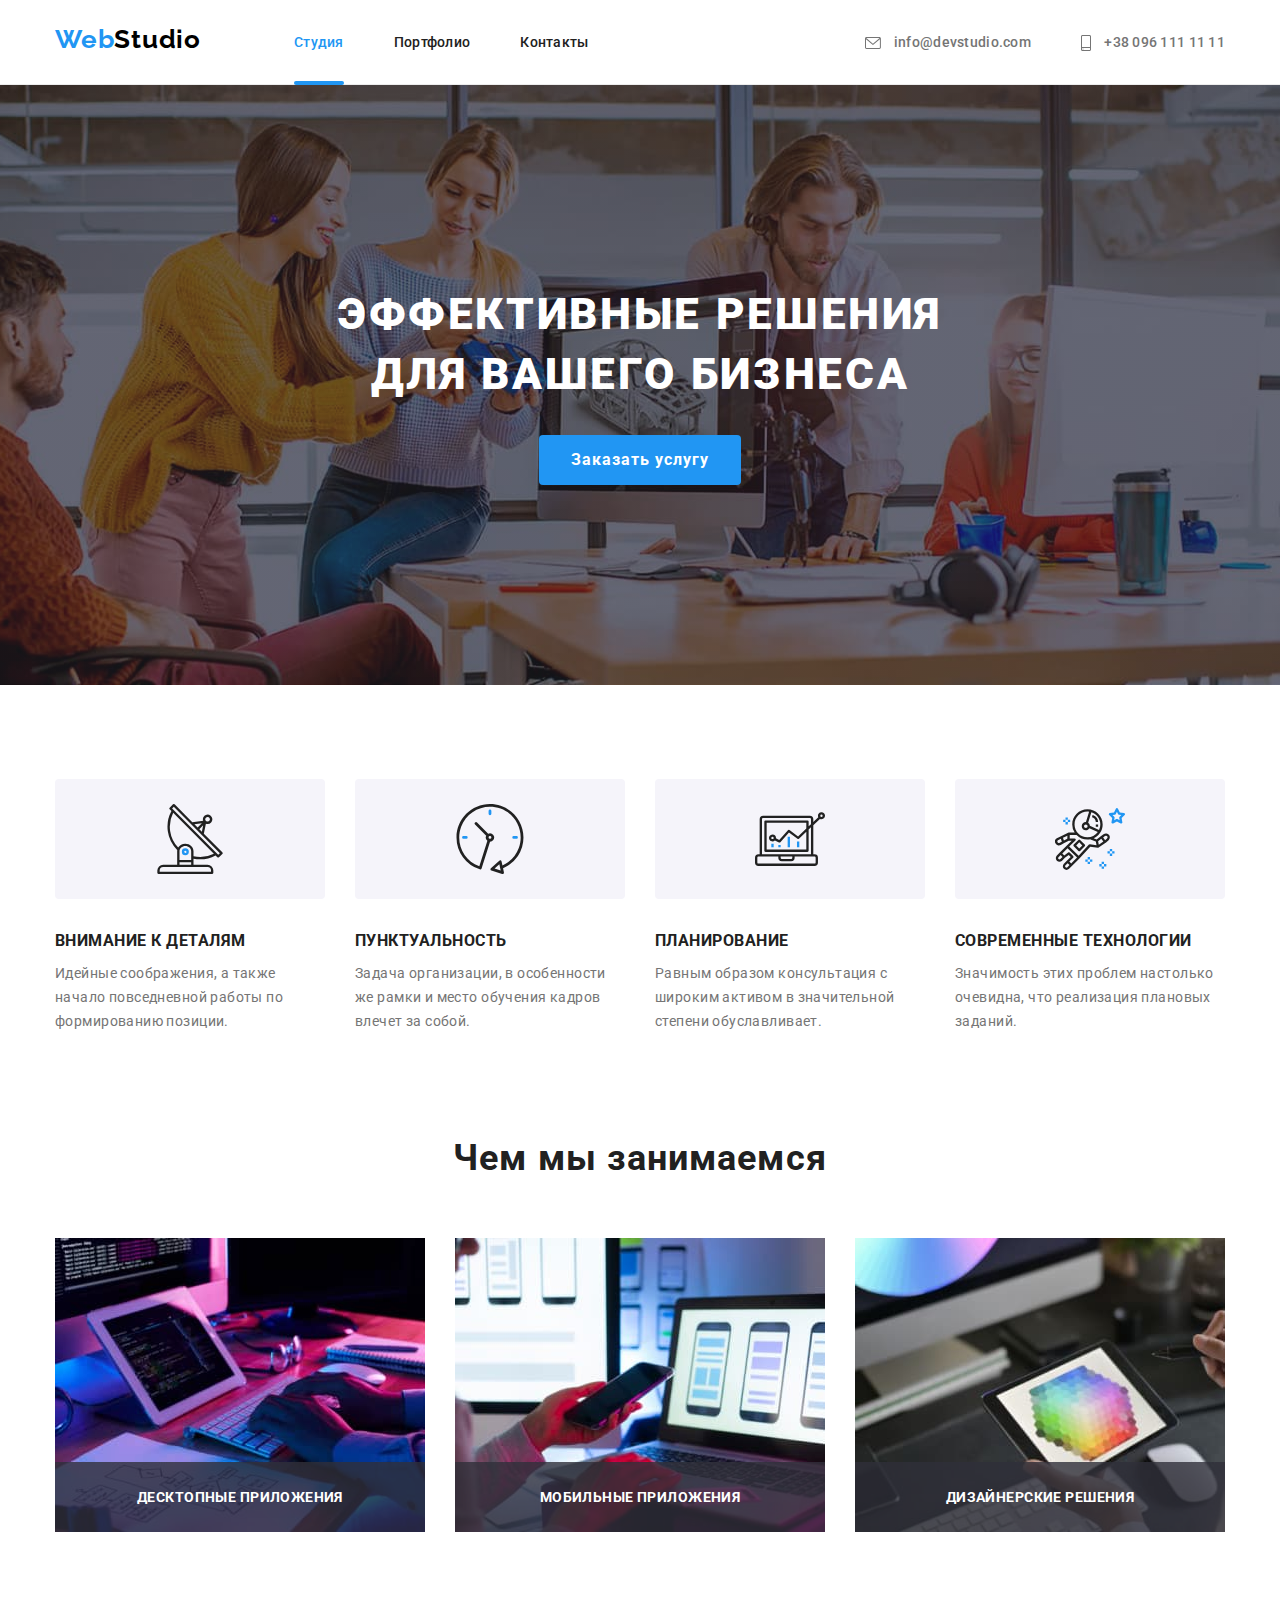
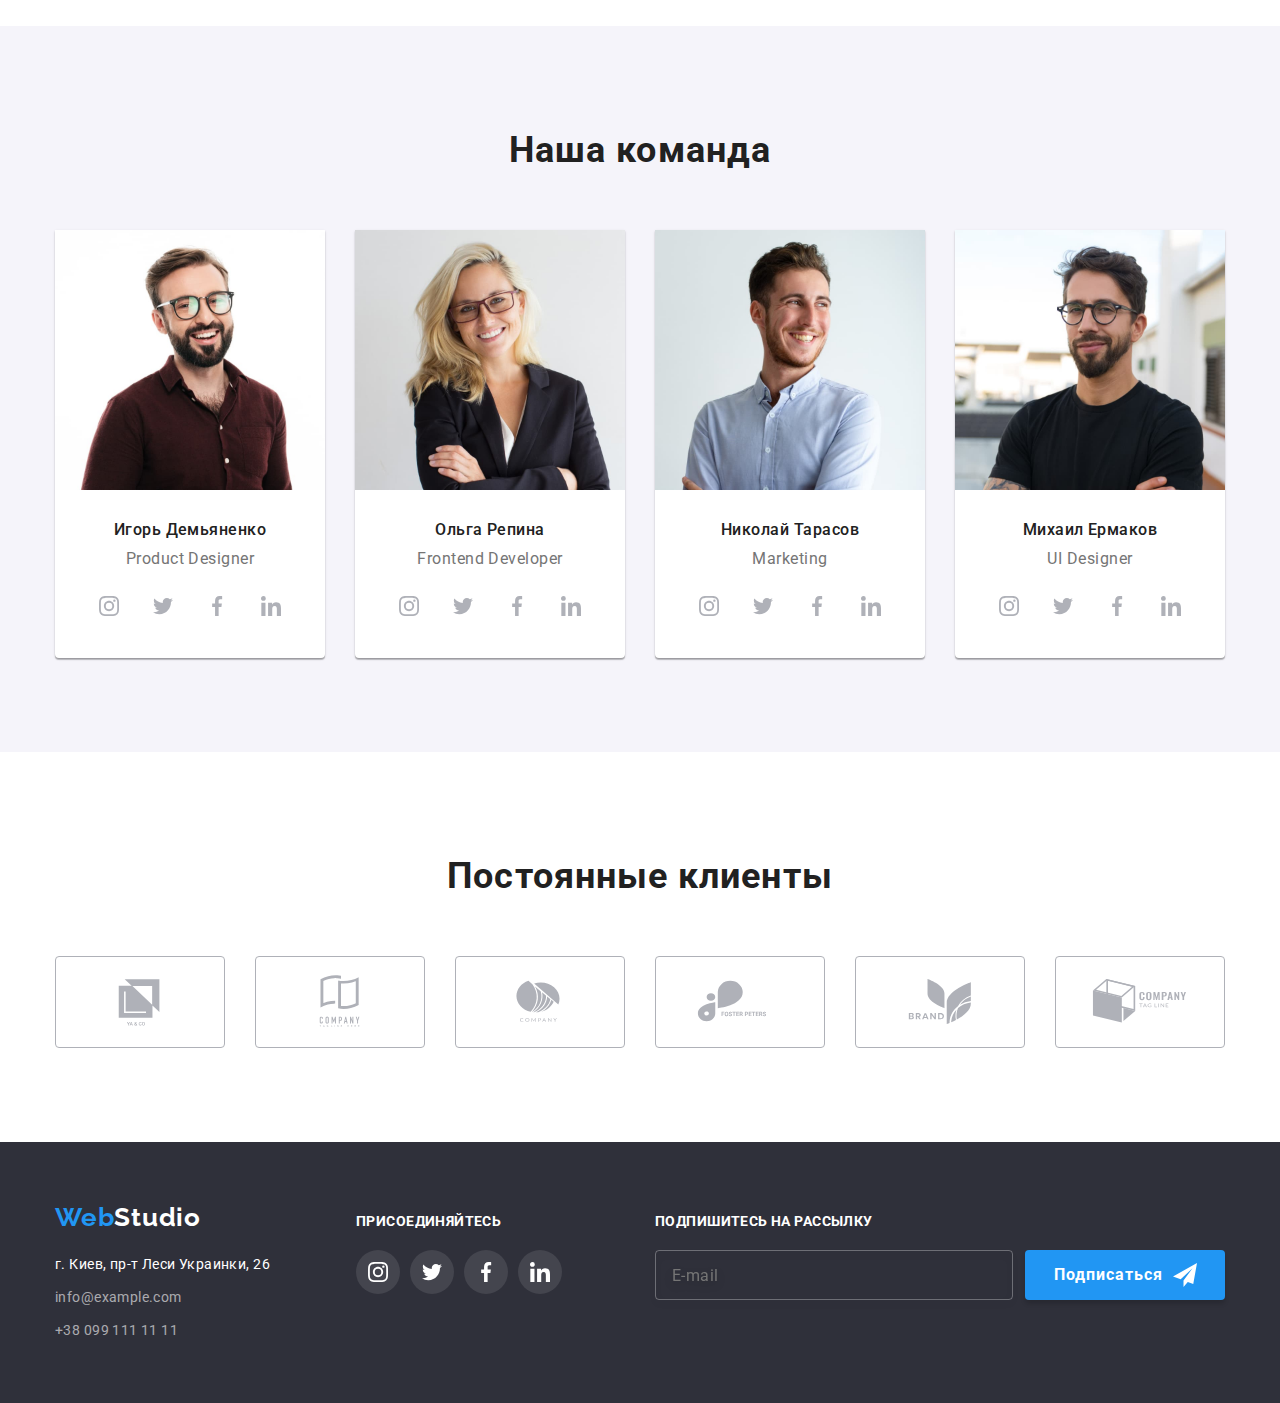
<file: index.html>
<!DOCTYPE html>
<html lang="ru">

<head>
    <meta charset="UTF-8">
    <meta http-equiv="X-UA-Compatible" content="IE=edge">
    <meta name="viewport" content="width=device-width, initial-scale=1.0">
    <title>Document</title>
    <link rel="preconnect" href="https://fonts.googleapis.com">
    <link rel="preconnect" href="https://fonts.gstatic.com" crossorigin>
    <link href="https://fonts.googleapis.com/css2?family=Raleway:wght@700&family=Roboto:wght@400;500;700;900&display=swap"
        rel="stylesheet">
    <link rel="stylesheet" href="https://cdnjs.cloudflare.com/ajax/libs/modern-normalize/1.1.0/modern-normalize.min.css">
    <link rel="stylesheet" href="./css/main.min.css">
</head>

<body>
    <header class="header">
    <div class="container navigation">
        <nav>
            <a href="" class="logo">Web<span class="logopart1">Studio</span>
            </a>
            <ul class="nav">
                <li class="nav__nav-item"><a href="" class="nav__nav-link current">Студия</a></li>
                <li class="nav__nav-item"><a href="./portfolio.html" class="nav__nav-link">Портфолио</a></li>
                <li class="nav__nav-item"><a href="" class="nav__nav-link">Контакты</a></li>
        
            </ul>
        </nav>
        <ul class="header-contacts">
            <li class="header-contacts__item"><a href="mailto:info@devstudio.com"
                    class="header-contacts__link">
                    <svg class="header-icon mail" width="16" height="12">
                        <use href="./images/icons.svg#mail"></use>
                    </svg>
                    info@devstudio.com</a></li>
            <li class="header-contacts__item"><a href="tel:+380961111111" class="header-contacts__link">
                    <svg class="header-icon tel" width="10" height="16">
                        <use href="./images/icons.svg#tel"></use>
                    </svg>
                +38 096 111 11 11</a></li>
        </ul>
    </div>
        

    </header>
    <main>

        <section class="hero linear">
            <div class="container">
            <h1 class="hero-title">Эффективные решения для вашего бизнеса</h1>
            <button type="button" class="btn" data-modal-open>Заказать услугу</button>
            </div>
        </section>


        <section class="section">
            <div class="container">
                <h2 class="visually-hidden">Преимущества работы</h2>
                <ul class="benefits-list list">
                    <li class="benefits-list__item item">
                        <div class="benefits-container">
                        <svg class="benefits-container__icon">
                            <use href="./images/icons.svg#antenna"></use>
                        </svg>
                        </div>
                        <h3 class="benefits-container__title">Внимание к деталям</h3>
                        <p class="benefits-container__paragraph">Идейные соображения, а также начало повседневной работы по формированию позиции.</p>
                    </li>
                    <li class="benefits-list__item item">
                        <div class="benefits-container">
                        <svg class="benefits-container__icon">
                            <use href="./images/icons.svg#clock"></use>
                        </svg>
                        </div>
                        <h3 class="benefits-container__title">Пунктуальность</h3>
                        <p class="benefits-container__paragraph">Задача организации, в особенности же рамки и место обучения кадров влечет за собой.</p>
                    </li>
                    <li class="benefits-list__item item">
                        <div class="benefits-container">
                        <svg class="benefits-container__icon">
                            <use href="./images/icons.svg#diagram"></use>
                        </svg>
                        </div>
                        <h3 class="benefits-container__title">Планирование</h3>
                        <p class="benefits-container__paragraph">Равным образом консультация с широким активом в значительной степени обуславливает.</p>
                    </li>
                    <li class="benefits-list__item item">
                        <div class="benefits-container">
                        <svg class="benefits-container__icon">
                            <use href="./images/icons.svg#astronaut"></use>
                        </svg>
                        </div>
                        <h3 class="benefits-container__title">Современные технологии</h3>
                        <p class="benefits-container__paragraph">Значимость этих проблем настолько очевидна, что реализация плановых заданий.</p>
                    </li>
                </ul>
            </div>
        </section>

        <section class="section work">
            <div class="container">
                <h2 class="work">Чем мы занимаемся</h2>
                <ul class="work-list list">
                    <li class="work-list__item">
                        <div class="work-thumb">
                        <img src="./images/keyboard.jpg" alt="разработка планшетного приложения" width="370" height="294" />
                        <div class="work-element">
                            <h3 class="work-element__title">Десктопные приложения</h3>
                        </div>
                        </div>
                        
                    </li>
                    <li class="work-list__item">
                        <div class="work-thumb">
                        <img src="./images/notebook.jpg" alt="ноутбук" width="370" height="294" />
                        <div class="work-element">
                            <h3 class="work-element__title">Мобильные приложения</h3>
                        </div>
                        </div>
                    </li>
                    <li class="work-list__item">
                        <div class="work-thumb">
                        <img src="./images/art.jpg" alt="работа с палитрой" width="370" height="294" />
                        <div class="work-element">
                        <h3 class="work-element__title">Дизайнерские решения</h3>
                        </div>
                        </div>
                    </li>
                </ul>
            </div>
        </section>

        <section class="team section">
            <div class="container">
                <h2 class="team-title">Наша команда</h2>
                <ul class="team-list list">
                    <li class="team-list__item item">
                        <img src="./images/menone.jpg" alt="первый работник" width="270" height="260">
                        <div class="team-container">
                        <h3 class="team-container__name">Игорь Демьяненко</h3>
                        <p lang="en" class="team-container__profession">Product Designer</p>
                        <ul class="soc-team team-list">
                            <li class="soc-team__item">
                                <a href="" class="soc-team__link">
                                <svg class="soc-team__icon" width="20" height="20">
                                    <use href="./images/icons.svg#instagram"></use>
                                </svg>
                                </a>
                            </li>
                            <li class="soc-team__item">
                                <a href="" class="soc-team__link">
                                <svg class="soc-team__icon" width="20" height="20">
                                    <use href="./images/icons.svg#twitter"></use>
                                </svg>
                                </a>
                            </li>
                            <li class="soc-team__item">
                                <a href="" class="soc-team__link">
                                <svg class="soc-team__icon" width="20" height="20">
                                    <use href="./images/icons.svg#facebook"></use>
                                </svg>
                                </a>
                            </li>
                            <li class="soc-team__item">
                                <a href="" class="soc-team__link">
                                <svg class="soc-team__icon" width="20" height="20">
                                    <use href="./images/icons.svg#linkedin"></use>
                                </svg>
                                </a>
                            </li>
                        </ul>
                        </div>
                    </li>
                    <li class="team-list__item item">
                        <img src="./images/women.jpg" alt="второй работник" width="270" height="260">
                        <div class="team-container">
                        <h3 class="team-container__name">Ольга Репина</h3>
                        <p lang="en" class="team-container__profession">Frontend Developer</p>
                        <ul class="soc-team team-list">
                            <li class="soc-team__item">
                                <a href="" class="soc-team__link">
                                    <svg class="soc-team__icon" width="20" height="20">
                                        <use href="./images/icons.svg#instagram"></use>
                                    </svg>
                                </a>
                            </li>
                            <li class="soc-team__item">
                                <a href="" class="soc-team__link">
                                    <svg class="soc-team__icon" width="20" height="20">
                                        <use href="./images/icons.svg#twitter"></use>
                                    </svg>
                                </a>
                            </li>
                            <li class="soc-team__item">
                                <a href="" class="soc-team__link">
                                    <svg class="soc-team__icon" width="20" height="20">
                                        <use href="./images/icons.svg#facebook"></use>
                                    </svg>
                                </a>
                            </li>
                            <li class="soc-team__item">
                                <a href="" class="soc-team__link">
                                    <svg class="soc-team__icon" width="20" height="20">
                                        <use href="./images/icons.svg#linkedin"></use>
                                    </svg>
                                </a>
                            </li>
                        </ul>
                        </div>
                    </li>
                    <li class="team-list__item item">
                        <img src="./images/mentwo.jpg" alt="третий работник" width="270" height="260">
                        <div class="team-container">
                        <h3 class="team-container__name">Николай Тарасов</h3>
                        <p lang="en" class="team-container__profession">Marketing</p>
                        <ul class="soc-team team-list">
                            <li class="soc-team__item">
                                <a href="" class="soc-team__link">
                                    <svg class="soc-team__icon" width="20" height="20">
                                        <use href="./images/icons.svg#instagram"></use>
                                    </svg>
                                </a>
                            </li>
                            <li class="soc-team__item">
                                <a href="" class="soc-team__link">
                                    <svg class="soc-team__icon" width="20" height="20">
                                        <use href="./images/icons.svg#twitter"></use>
                                    </svg>
                                </a>
                            </li>
                            <li class="soc-team__item">
                                <a href="" class="soc-team__link">
                                    <svg class="soc-team__icon" width="20" height="20">
                                        <use href="./images/icons.svg#facebook"></use>
                                    </svg>
                                </a>
                            </li>
                            <li class="soc-team__item">
                                <a href="" class="soc-team__link">
                                    <svg class="soc-team__icon" width="20" height="20">
                                        <use href="./images/icons.svg#linkedin"></use>
                                    </svg>
                                </a>
                            </li>
                        </ul>
                        </div>
                    </li>
                    <li class="team-list__item item">
                        <img src="./images/menthree.jpg" alt="четвертый работник" width="270" height="260">
                        <div class="team-container">
                        <h3 class="team-container__name">Михаил Ермаков</h3>
                        <p lang="en" class="team-container__profession">UI Designer</p>
                        <ul class="soc-team team-list">
                            <li class="soc-team__item">
                                <a href="" class="soc-team__link">
                                    <svg class="soc-team__icon" width="20" height="20">
                                        <use href="./images/icons.svg#instagram"></use>
                                    </svg>
                                </a>
                            </li>
                            <li class="soc-team__item">
                                <a href="" class="soc-team__link">
                                    <svg class="soc-team__icon" width="20" height="20">
                                        <use href="./images/icons.svg#twitter"></use>
                                    </svg>
                                </a>
                            </li>
                            <li class="soc-team__item">
                                <a href="" class="soc-team__link">
                                    <svg class="soc-team__icon" width="20" height="20">
                                        <use href="./images/icons.svg#facebook"></use>
                                    </svg>
                                </a>
                            </li>
                            <li class="soc-team__item">
                                <a href="" class="soc-team__link">
                                    <svg class="soc-team__icon" width="20" height="20">
                                        <use href="./images/icons.svg#linkedin"></use>
                                    </svg>
                                </a>
                            </li>
                        </ul>
                        </div>
                    </li>
                </ul>
            </div>
        </section>
        <section class="clients section">
            <div class="clients container">
                <h2 class="clients__title">Постоянные клиенты</h2>
                <ul class="clients__list">
                    <li class="clients-item">
                        <div class="clients-container">
                        <a href="" class="clients-container__link">
                            <svg class="clients-icon" width="106" height="60">
                                <use href="./images/icons.svg#logo"></use>
                            </svg>
                        </a>
                        </div>
                    </li>
                    <li class="clients-item">
                        <div class="clients-container">
                            <a href="" class="clients-container__link">
                                <svg class="clients-icon" width="106" height="60">
                                    <use href="./images/icons.svg#logo-1"></use>
                                </svg>
                            </a>
                        </div>
                    </li>
                    <li class="clients-item">
                        <div class="clients-container">
                            <a href="" class="clients-container__link">
                                <svg class="clients-icon" width="106" height="60">
                                    <use href="./images/icons.svg#logo-2"></use>
                                </svg>
                            </a>
                        </div>
                    </li>
                    <li class="clients-item">
                        <div class="clients-container">
                            <a href="" class="clients-container__link">
                                <svg class="clients-icon" width="106" height="60">
                                    <use href="./images/icons.svg#logo-3"></use>
                                </svg>
                            </a>
                        </div>
                    </li>
                    <li class="clients-item">
                        <div class="clients-container">
                            <a href="" class="clients-container__link">
                                <svg class="clients-icon" width="106" height="60">
                                    <use href="./images/icons.svg#logo-4"></use>
                                </svg>
                            </a>
                        </div>
                    </li>
                    <li class="clients-item">
                        <div class="clients-container">
                            <a href="" class="clients-container__link">
                                <svg class="clients-icon" width="106" height="60">
                                    <use href="./images/icons.svg#logo-5"></use>
                                </svg>
                            </a>
                        </div>
                    </li>
                </ul>
            </div>
        </section>
    </main>

    <footer class="footer">
        <div class="container footer-central">
            <div class="contacts">
            <a href="" class="contacts__logo">Web<span class="logopart2">Studio</span>
            </a>
            <address>
                <p class="contacts__street">г. Киев, пр-т Леси Украинки, 26</p>
                <ul class="contacts__list">
                    <li class="contacts__item mail"><a href="mailto:info@example.com"
                            class="contacts__link">info@example.com</a></li>
                    <li class="contacts__item"><a href="tel:+380991111111" class="contacts__link">+38 099 111 11 11</a>
                    </li>
                </ul>
            </address>
            </div>
        <div class="footer-icon container">
            <p class="footer-icon__title">Присоединяйтесь</p>
            <ul class="footer-icon__list">
                <li class="footer-icon__item">
                    <a href="" class="footer-icon__link">
                        <svg class="footer-icon" width="20" height="20">
                            <use href="./images/icons.svg#instagram"></use>
                        </svg>
                    </a>
                </li>
                <li class="footer-icon__item">
                    <a href="" class="footer-icon__link">
                        <svg class="footer-icon" width="20" height="20">
                            <use href="./images/icons.svg#twitter"></use>
                        </svg>
                    </a>
                </li>
                <li class="footer-icon__item">
                    <a href="" class="footer-icon__link">
                        <svg class="footer-icon" width="20" height="20">
                            <use href="./images/icons.svg#facebook"></use>
                        </svg>
                    </a>
                </li>
                <li class="footer-icon__item">
                    <a href="" class="footer-icon__link">
                        <svg class="footer-icon" width="20" height="20">
                            <use href="./images/icons.svg#linkedin"></use>
                        </svg>
                    </a>
                </li>
            </ul>
        </div>
        <div class="container online">
            <p class="online__title">Подпишитесь на рассылку</p>
            <form class="online-form">
                <label for="online-email" class="modal-lable"></label>
                <input type="email" name="online-email" id="online-email" class="online-input" placeholder="E-mail">
                <button type="submit" class="online-btn">
                    <svg class="online-icon" width="24" height="24">
                        <use href="./images/icons.svg#fly"></use>
                    </svg>
                    Подписаться</button>
            </form>
        </div>    
        </div>
    </footer>
    <div class="backdrop is-hidden" data-modal>
    <!-- <div class="backdrop" data-modal> --> 
        <div class="modal">
            <button type="button" class="modal-close-btn" data-modal-close>
                <svg class="close-btn" width="30" height="30">
                    <use href="./images/icons.svg#close"></use>
                </svg>
            </button>
            <p class="modal-title">Оставьте свои данные, мы вам перезвоним</p>
            <form class="modal-form">
                <div class="form-field">
                <label for="user-name" class="modal-lable">Имя</label>
                <div class="modal-input-wrap">
                <input 
                    type="text" 
                    name="user-name" 
                    class="modal-input" 
                    id="user-name">
                <svg class="modal-icon" width="18" height="18">
                    <use href="./images/icons.svg#modal-person"></use>
                </svg>
                </div>
                </div>
                <div class="form-field">
                <label for="user-tel" class="modal-lable">Телефон</label>
                <div class="modal-input-wrap">
                <input 
                    type="tel" 
                    name="user-tel" 
                    class="modal-input" 
                    id="user-tel">
                <svg class="modal-icon" width="18" height="18">
                    <use href="./images/icons.svg#modal-phone"></use>
                </svg>
                </div>
                </div>
                <div class="form-field">
                <label for="user-email" class="modal-lable">Почта</label>
                <div class="modal-input-wrap">
                <input 
                    type="email" 
                    name="user-email" 
                    class="modal-input"
                    id="user-email">
                <svg class="modal-icon" width="18" height="18">
                    <use href="./images/icons.svg#modal-email"></use>
                </svg>
                </div>
                </div>
                <div class="form-field-textarea">  
                <label for="user-text" class="modal-lable">Комментарий</label>    
                <textarea name="user-text" id="user-text" cols="30" rows="10" class="modal-text" placeholder="Введите текст"></textarea>
                </div>
                <div class="form-field-check">
                    <input type="checkbox" name="modal-check" id="modal-check" class="modal-check visually-hidden">
                    <label for="modal-check" class="modal-check-text">
                        <span>
                            <svg class="modal-check-icon" width="16" height="15">
                                <use href="./images/icons.svg#check"></use>
                            </svg>
                        </span>
                        Соглашаюсь с рассылкой и принимаю<a href="" class="contract">Условия договора</a></label>
                </div>
                <button type="submit" class="modal-btn">Отправить</button>
            </form>
        </div>
    </div>
    <script src="./js/modal.js"></script>
</body>

</html>
</file>
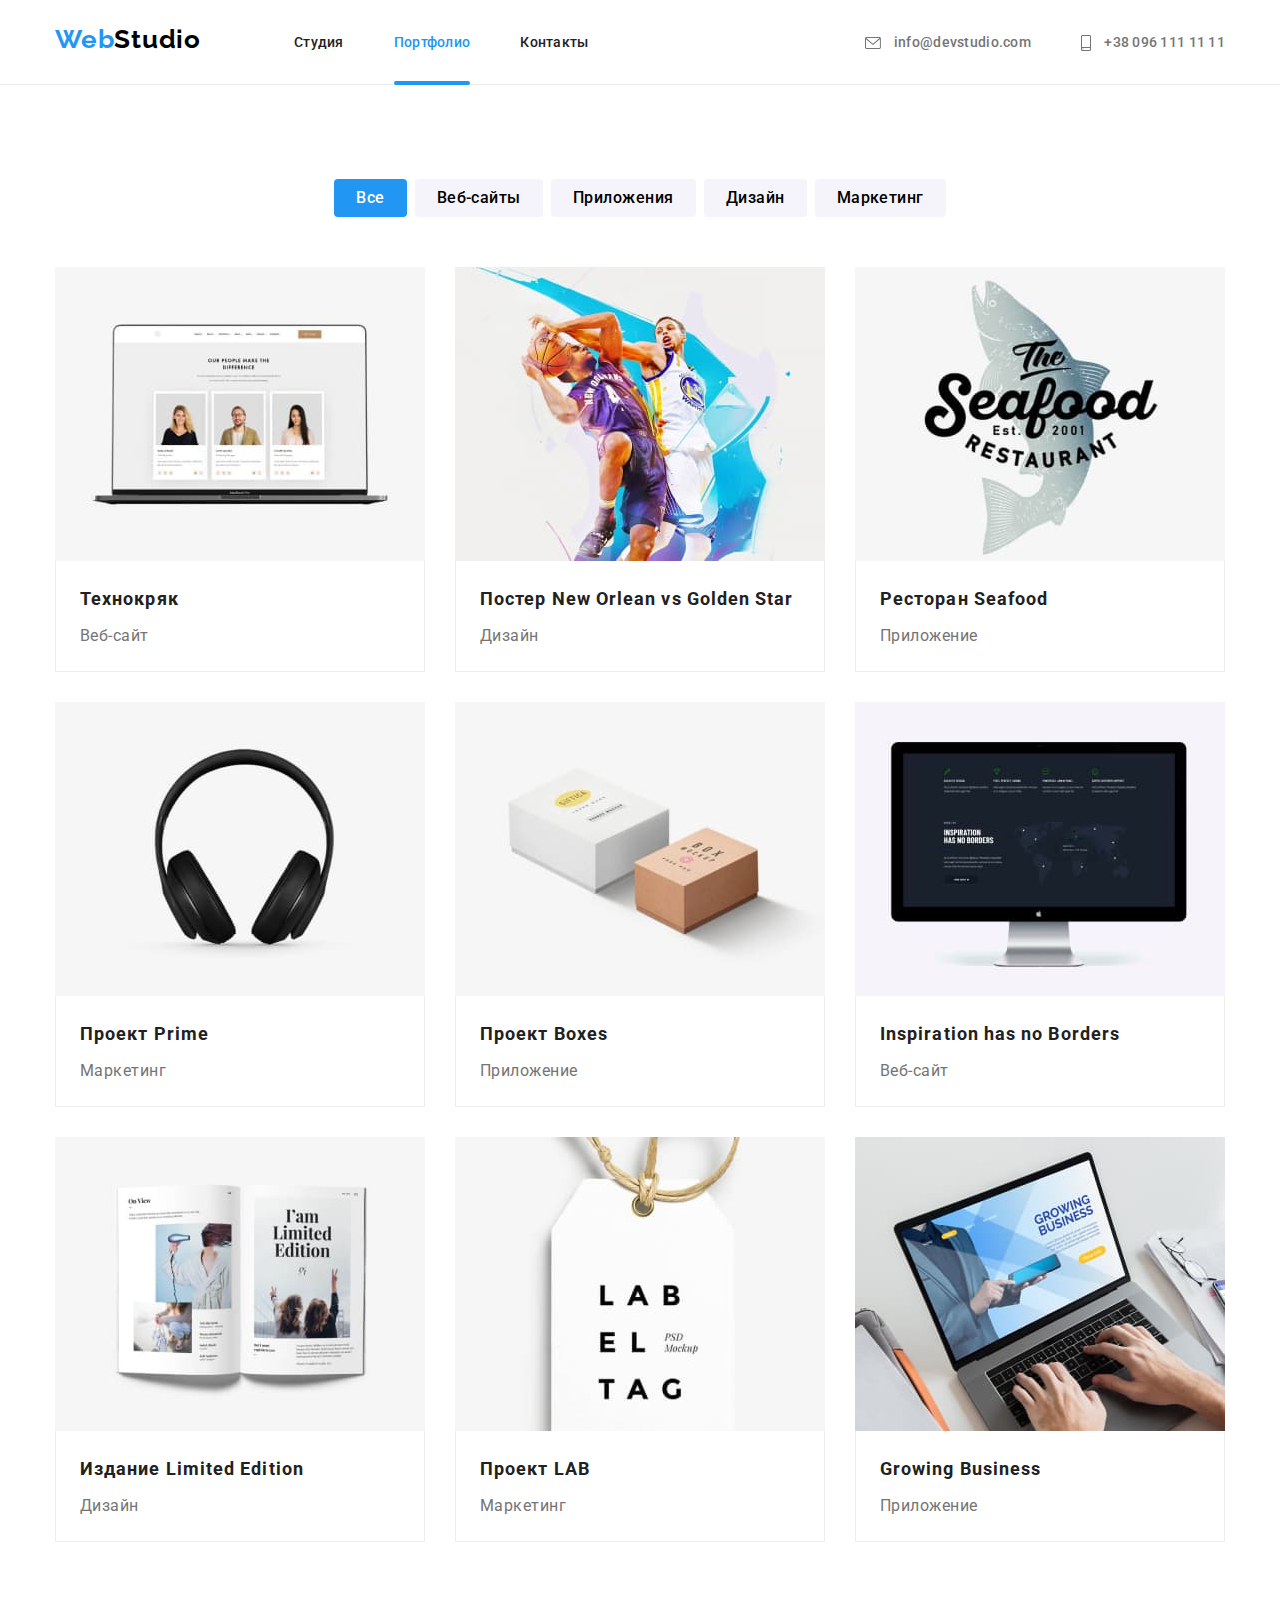
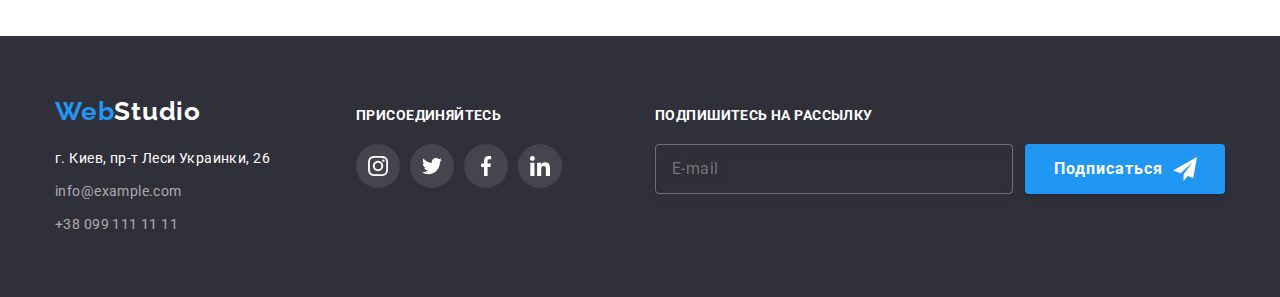
<file: portfolio.html>
<!DOCTYPE html>
<html lang="ru">

<head>
    <meta charset="UTF-8">
    <meta http-equiv="X-UA-Compatible" content="IE=edge">
    <meta name="viewport" content="width=device-width, initial-scale=1.0">
    <title>Document</title>
    <link rel="preconnect" href="https://fonts.googleapis.com">
    <link rel="preconnect" href="https://fonts.gstatic.com" crossorigin>
    <link href="https://fonts.googleapis.com/css2?family=Raleway:wght@700&family=Roboto:wght@400;500;700;900&display=swap"
        rel="stylesheet">
    <link rel="stylesheet" href="https://cdnjs.cloudflare.com/ajax/libs/modern-normalize/1.1.0/modern-normalize.min.css">
    <link rel="stylesheet" href="./css/main.min.css">
</head>

<body>
    <header class="header">
        <div class="container navigation">
            <nav>
                <a href="" class="logo">Web<span class="logopart1">Studio</span>
                </a>
                <ul class="nav">
                    <li class="nav__nav-item"><a href="./index.html" class="nav__nav-link">Студия</a></li>
                    <li class="nav__nav-item"><a href="./portfolio.html" class="nav__nav-link current">Портфолио</a></li>
                    <li class="nav__nav-item"><a href="" class="nav__nav-link">Контакты</a></li>
                </ul>
            </nav>
            <ul class="header-contacts">
                <li class="header-contacts__item"><a href="mailto:info@devstudio.com"
                        class="header-contacts__link">
                        <svg class="header-icon mail" width="16" height="12">
                            <use href="./images/icons.svg#mail"></use>
                        </svg>
                        info@devstudio.com</a></li>
                <li class="header-contacts__item"><a href="tel:+380961111111" class="header-contacts__link">
                    <svg class="header-icon tel" width="10" height="16">
                        <use href="./images/icons.svg#tel"></use>
                    </svg>
                    +38 096 111 11 11</a></li>
            </ul>
        </div>

    </header>
    <main>
        
        <section class="portfolio">
            <div class="container">
                <h1 class="visually-hidden">Наши работы</h1>
                <ul class="portfolio-filter">
                    <li class="portfolio-filter__item"><button type="button" class="portfolio-filter__link current">Все</button></li>
                    <li class="portfolio-filter__item"><button type="button" class="portfolio-filter__link">Веб-сайты</button></li>
                    <li class="portfolio-filter__item"><button type="button" class="portfolio-filter__link">Приложения</button></li>
                    <li class="portfolio-filter__item"><button type="button" class="portfolio-filter__link">Дизайн</button></li>
                    <li class="portfolio-filter__item"><button type="button" class="portfolio-filter__link">Маркетинг</button></li>
                </ul>
                <ul class="portfolio-list">
                    <li class="portfolio-list__element">
                        <a href="" class="portfolio-list__link">
                            <div class="portfolio-thumb">
                              <img src="./images/img-1.jpg" alt="Изображение сайта на мониторе" width="370" height="294">
                              <p class="portfolio-text">Технокряк это современная площадка распространения коронавируса. Компании используют эту платформу для цифрового
                            шпионажа и атак на защищённые сервера конкурентов.</p>
                            </div>
                        <div class="portfolio-container">
                        <h2 class="portfolio-title">Технокряк</h2>
                        <p class="portfolio-item">Веб-сайт</p>
                        </div>
                        </a>
                    </li>
                    <li class="portfolio-list__element">
                        <a href="" class="portfolio-list__link">
                            <div class="portfolio-thumb">
                            <img src="./images/img-2.jpg" alt="Два баскетболиста" width="370" height="294">
                            <p class="portfolio-text">Технокряк это современная площадка распространения коронавируса. Компании используют эту
                            платформу для цифрового
                            шпионажа и атак на защищённые сервера конкурентов.</p>
                            </div>
                        <div class="portfolio-container">
                        <h2 class="portfolio-title">Постер <span lang="en">New Orlean vs Golden Star</span></h2>
                        <p class="portfolio-item">Дизайн</p>
                        </div>
                        </a>
                    </li>
                    <li class="portfolio-list__element">
                        <a href="" class="portfolio-list__link">
                            <div class="portfolio-thumb">
                            <img src="./images/img-3.jpg" alt="Логотип ресторана" width="370" height="294">
                            <p class="portfolio-text">Технокряк это современная площадка распространения коронавируса. Компании используют эту
                                платформу для цифрового
                                шпионажа и атак на защищённые сервера конкурентов.</p>
                            </div>
                        <div class="portfolio-container">
                        <h2 class="portfolio-title">Ресторан <span lang="en">Seafood</span></h2>
                        <p class="portfolio-item">Приложение</p>
                        </div>
                        </a>
                    </li>
                    <li class="portfolio-list__element">
                        <a href="" class="portfolio-list__link">
                            <div class="portfolio-thumb">
                            <img src="./images/img-4.jpg" alt="Наушники" width="370" height="294">
                            <p class="portfolio-text">Технокряк это современная площадка распространения коронавируса. Компании используют эту
                                платформу для цифрового
                                шпионажа и атак на защищённые сервера конкурентов.</p>
                            </div>
                        <div class="portfolio-container">
                        <h2 class="portfolio-title">Проект <span lang="en">Prime</span></h2>
                        <p class="portfolio-item">Маркетинг</p>
                        </div>
                        </a>
                    </li>
                    <li class="portfolio-list__element">
                        <a href="" class="portfolio-list__link">
                            <div class="portfolio-thumb">
                            <img src="./images/img-5.jpg" alt="Две коробки из картона" width="370" height="294">
                            <p class="portfolio-text">Технокряк это современная площадка распространения коронавируса. Компании используют эту
                                платформу для цифрового
                                шпионажа и атак на защищённые сервера конкурентов.</p>
                            </div>
                        <div class="portfolio-container">
                        <h2 class="portfolio-title">Проект <span lang="en">Boxes</span></h2>
                        <p class="portfolio-item">Приложение</p>
                        </div>
                        </a>
                    </li>
                    <li class="portfolio-list__element">
                        <a href="" class="portfolio-list__link">
                            <div class="portfolio-thumb">
                            <img src="./images/img-6.jpg" alt="Монитор компьютера" width="370" height="294">
                            <p class="portfolio-text">Технокряк это современная площадка распространения коронавируса. Компании используют эту
                                платформу для цифрового
                                шпионажа и атак на защищённые сервера конкурентов.</p>
                            </div>
                        <div class="portfolio-container">
                        <h2 lang="en" class="portfolio-title">Inspiration has no Borders</h2>
                        <p class="portfolio-item">Веб-сайт</p>
                        </div>
                        </a>
                    </li>
                    <li class="portfolio-list__element">
                        <a href="" class="portfolio-list__link">
                            <div class="portfolio-thumb">
                            <img src="./images/img-7.jpg" alt="Раскрытая книга" width="370" height="294">
                            <p class="portfolio-text">Технокряк это современная площадка распространения коронавируса. Компании используют эту
                                платформу для цифрового
                                шпионажа и атак на защищённые сервера конкурентов.</p>
                            </div>
                        <div class="portfolio-container">
                        <h2 class="portfolio-title">Издание <span lang="en">Limited Edition</span></h2>
                        <p class="portfolio-item">Дизайн</p>
                        </div>
                        </a>
                    </li>
                    <li class="portfolio-list__element">
                        <a href="" class="portfolio-list__link">
                            <div class="portfolio-thumb">
                            <img src="./images/img-8.jpg" alt="Ярлык для одежды" width="370" height="294">
                            <p class="portfolio-text">Технокряк это современная площадка распространения коронавируса. Компании используют эту
                                платформу для цифрового
                                шпионажа и атак на защищённые сервера конкурентов.</p>
                            </div>
                        <div class="portfolio-container">
                        <h2 class="portfolio-title">Проект <span lang="en">LAB</span></h2>
                        <p class="portfolio-item">Маркетинг</p>
                        </div>
                        </a>
                    </li>
                    <li class="portfolio-list__element">
                        <a href="" class="portfolio-list__link">
                            <div class="portfolio-thumb">
                            <img src="./images/img-9.jpg" alt="Создание приложения на ноутбуке" width="370" height="294">
                            <p class="portfolio-text">Технокряк это современная площадка распространения коронавируса. Компании используют эту
                                платформу для цифрового
                                шпионажа и атак на защищённые сервера конкурентов.</p>
                            </div>
                        <div class="portfolio-container">
                        <h2 lang="en" class="portfolio-title">Growing Business</h2>
                        <p class="portfolio-item">Приложение</p>
                        </div>
                        </a>
                    </li>
                </ul>
            </div>
        </section>
    </main>

    <footer class="footer">
        <div class="container footer-central">
            <div class="contacts">
                <a href="" class="contacts__logo">Web<span class="logopart2">Studio</span>
                </a>
                <address>
                    <p class="contacts__street">г. Киев, пр-т Леси Украинки, 26</p>
                    <ul class="contacts__list">
                        <li class="contacts__item mail"><a href="mailto:info@example.com"
                                class="contacts__link">info@example.com</a></li>
                        <li class="contacts__item"><a href="tel:+380991111111" class="contacts__link">+38 099
                                111 11 11</a>
                        </li>
                    </ul>
                </address>
            </div>
            <div class="footer-icon container">
                <p class="footer-icon__title">Присоединяйтесь</p>
                <ul class="footer-icon__list">
                    <li class="footer-icon__item">
                        <a href="" class="footer-icon__link">
                            <svg class="footer-icon" width="20" height="20">
                                <use href="./images/icons.svg#instagram"></use>
                            </svg>
                        </a>
                    </li>
                    <li class="footer-icon__item">
                        <a href="" class="footer-icon__link">
                            <svg class="footer-icon" width="20" height="20">
                                <use href="./images/icons.svg#twitter"></use>
                            </svg>
                        </a>
                    </li>
                    <li class="footer-icon__item">
                        <a href="" class="footer-icon__link">
                            <svg class="footer-icon" width="20" height="20">
                                <use href="./images/icons.svg#facebook"></use>
                            </svg>
                        </a>
                    </li>
                    <li class="footer-icon__item">
                        <a href="" class="footer-icon__link">
                            <svg class="footer-icon" width="20" height="20">
                                <use href="./images/icons.svg#linkedin"></use>
                            </svg>
                        </a>
                    </li>
                </ul>
            </div>
            <div class="container online">
                <p class="online__title">Подпишитесь на рассылку</p>
                <form class="online-form">
                    <label for="online-email" class="modal-lable"></label>
                    <input type="email" name="online-email" class="online-input" placeholder="E-mail">
                    <button type="submit" class="online-btn">
                        <svg class="online-icon" width="24" height="24">
                            <use href="./images/icons.svg#fly"></use>
                        </svg>
                        Подписаться</button>
                </form>
            </div>
        </div>
    </footer>
</body>

</html>
</file>
<file: css/main.min.css>
:root{--primary-text-color: #212121;--paragraph-text-color: #757575;--title-text-color: #212121;--accent-color: #2196f3;--primary-light-color: #ffffff;--adress-text-color: rgba(255, 255, 255, 0.6);--logo-part1-color: #000000;--bgc-team-color: #f5f4fa;--icon-color: #afb1b8;--duration: 250ms;--timing: cubic-bezier(0.4, 0, 0.2, 1)}.container{width:1200px;padding-right:15px;padding-left:15px;margin-right:auto;margin-left:auto}.btn{background-color:var(--accent-color);color:var(--primary-light-color);font-family:Roboto, sans-serif;font-weight:700;font-size:16px;line-height:1.88;letter-spacing:0.06em;cursor:pointer;border:none;border-radius:4px;padding-top:10px;padding-right:32px;padding-bottom:10px;padding-left:32px;transition-property:background-color;transition-duration:var(--duration);transition-timing-function:var(--timing)}.btn:hover,.btn:focus{background-color:#188ce8}.online-btn{position:relative;background-color:var(--accent-color);color:var(--primary-light-color);font-family:Roboto, sans-serif;font-weight:700;font-size:16px;line-height:1.88;letter-spacing:0.06em;border:none;box-shadow:0px 4px 4px rgba(0,0,0,0.15);border-radius:4px;padding-top:10px;padding-right:62px;padding-bottom:10px;padding-left:29px;width:200px}.modal-btn{background-color:var(--accent-color);color:var(--primary-light-color);font-family:Roboto, sans-serif;font-weight:700;font-size:16px;line-height:1.88;letter-spacing:0.06em;cursor:pointer;border:none;border-radius:4px;padding-top:10px;padding-right:55px;padding-bottom:10px;padding-left:56px;margin-left:auto;margin-right:auto;display:flex;filter:drop-shadow(0px 4px 4px rgba(0,0,0,0.25))}body{margin:0;color:var(--primary-text-color);font-family:Roboto, sans-serif;font-size:14px}ul{list-style:none}a{text-decoration:none}img{display:block;max-width:100%;height:auto}.work,.team-title,.clients__title{margin-top:0;margin-bottom:50px;font-weight:700;font-size:36px;line-height:1.67;text-align:center;letter-spacing:0.03em}.visually-hidden{position:absolute;white-space:nowrap;width:1px;height:1px;overflow:hidden;border:0;padding:0;clip:rect(0 0 0 0);clip-path:inset(50%);margin:-1px}.section{padding-top:94px;padding-bottom:94px}.portfolio{padding-top:94px;padding-bottom:94px}.logo{color:var(--accent-color);font-family:Raleway, sans-serif;font-weight:700;font-size:26px;line-height:1.19;letter-spacing:0.03em;margin-right:93px;padding-top:24px;padding-bottom:25px}.logopart1{color:var(--logo-part1-color);font-family:Raleway, sans-serif;font-weight:700;font-size:26px;line-height:1.19;letter-spacing:0.03em}.logopart2{color:var(--primary-light-color);font-family:Raleway, sans-serif;font-weight:700;font-size:26px;line-height:1.19;letter-spacing:0.03em}.contacts__logo{color:var(--accent-color);font-family:Raleway, sans-serif;font-weight:700;font-size:26px;line-height:1.19;letter-spacing:0.03em;display:block;margin-bottom:20px;margin-right:0}.nav,.header-contacts,.list,.contacts__list,p{padding:0;margin:0}nav,.nav{display:flex}.header{border-bottom:1px solid #ececec}.container.navigation{display:flex;align-items:center}.nav .nav__nav-item:not(:last-child){margin-right:50px}.nav__nav-link{display:block;padding-top:32px;padding-bottom:32px;color:var(--title-text-color);font-weight:500;line-height:1.43;letter-spacing:0.02em;transition-property:color;transition-duration:var(--duration);transition-timing-function:var(--timing);position:relative}.nav__nav-link:hover,.nav__nav-link:focus{color:var(--accent-color)}.nav__nav-link.current{color:var(--accent-color)}.nav__nav-link.current::after{display:inline-block;position:absolute;content:"";width:100%;height:4px;border-radius:2px;background-color:var(--accent-color);left:0;bottom:-1px}.header-contacts{display:flex;margin-left:auto;align-items:center;justify-content:center}.header-contacts__item:not(:last-child){margin-right:50px}.header-icon.mail{margin-bottom:0;fill:currentColor;vertical-align:middle;margin-right:10px}.header-icon.tel{fill:currentColor;vertical-align:middle;margin-right:10px}.header-icon:focus,.header-icon:hover{fill:var(--accent-color)}.header-contacts__link{display:block;padding-top:32px;padding-bottom:32px;color:var(--paragraph-text-color);font-weight:500;line-height:1.43;letter-spacing:0.02em;transition-property:color;transition-duration:var(--duration);transition-timing-function:var(--timing)}.header-contacts__link:hover,.header-contacts__link:focus{color:var(--accent-color)}.hero{background-color:#2f303a;text-align:center;padding:200px 0}.hero-title{color:var(--primary-light-color);font-weight:900;font-size:44px;line-height:1.36;margin-left:auto;margin-right:auto;width:696px;text-align:center;letter-spacing:0.06em;text-transform:uppercase;margin-top:0;margin-bottom:30px}.linear{max-width:1600px;background-image:linear-gradient(rgba(47,48,58,0.4), rgba(47,48,58,0.4)),url(../images/background.jpg);background-repeat:no-repeat;background-position:center;background-size:auto;margin:0 auto}.list{display:flex}.item{background-color:var(--primary-light-color);width:270px;margin-right:30px}.item:nth-child(4n){margin-right:0}.benefits-container{width:270px;height:120px;box-sizing:border-box;background-color:var(--bgc-team-color);border-radius:4px;margin-bottom:30px;display:flex;align-items:center;justify-content:center}.benefits-container__icon{width:70px;height:70px;background-color:var(--bgc-team-color)}.benefits-container__title{font-weight:700;line-height:1.43;letter-spacing:0.03em;text-transform:uppercase;margin-top:0;margin-bottom:10px}.benefits-container__paragraph{color:var(--paragraph-text-color);font-weight:400;line-height:1.71;letter-spacing:0.03em}.work-thumb{position:relative}.work-element{display:flex;align-items:center;justify-content:center;position:absolute;width:370px;height:70px;bottom:0;background-color:rgba(47,48,58,0.8)}.work-element__title{font-weight:700;font-size:14px;line-height:1.43;letter-spacing:0.03em;text-transform:uppercase;margin-top:0;margin-bottom:0;color:var(--primary-light-color)}.work-list__item{width:370px;margin-right:30px}.section.work{padding-top:0;margin-bottom:0}.work-list__item:nth-child(3n){margin-right:0}.team{background-color:var(--bgc-team-color)}.team-list__item{box-shadow:0px 1px 3px rgba(0,0,0,0.12),0px 1px 1px rgba(0,0,0,0.14),0px 2px 1px rgba(0,0,0,0.2);border-radius:0px 0px 4px 4px}.team-container{box-sizing:border-box;padding:30px 32px;text-align:center;border-radius:0px 0px 4px 4px}.team-container__name{margin-top:0;margin-bottom:10px;font-weight:500;font-size:16px;line-height:1.19;letter-spacing:0.03em}.team-container__profession{color:var(--paragraph-text-color);font-weight:400;font-size:16px;line-height:1.19;letter-spacing:0.03em;margin-bottom:16px}.team-list{display:flex;justify-content:center;padding-left:0}.soc-team__item+.soc-team__item{margin-left:10px}.soc-team__link{width:44px;height:44px;border-radius:50px;background-color:var(--primary-light-color);display:flex;align-items:center;justify-content:center;color:var(--icon-color);transition-property:color, background-color;transition-duration:var(--duration);transition-timing-function:var(--timing)}.soc-team__link:hover,.soc-team__link:focus{background-color:var(--accent-color);color:var(--primary-light-color)}.soc-team__icon{fill:currentColor}.clients-container__link{display:flex;width:170px;height:92px;justify-content:center;align-items:center;color:var(--icon-color);border-radius:4px;border:1px solid var(--icon-color);transition-property:color, border-color;transition-duration:var(--duration);transition-timing-function:var(--timing)}.clients-container__link:hover,.clients-container__link:focus{color:var(--accent-color);border-color:var(--accent-color)}.clients__list{display:flex;padding-left:0;margin:0}.clients-item+.clients-item{margin-left:30px}.clients-icon{fill:currentColor}.footer{background-color:#2f303a;padding-top:60px;padding-bottom:60px}.contacts__street{color:var(--primary-light-color);font-style:normal;font-weight:400;line-height:1.71;letter-spacing:0.03em;margin-bottom:9px}.contacts__link{color:rgba(255,255,255,0.6);font-style:normal;font-weight:400;line-height:1.71;letter-spacing:0.03em;transition-property:color;transition-duration:var(--duration);transition-timing-function:var(--timing)}.contacts__link:hover,.contacts__link:focus{color:var(--accent-color)}.mail{margin-bottom:9px}.footer-central{display:flex;align-items:baseline}.contacts{min-width:231px;margin-right:70px}.footer-icon{display:flex;flex-wrap:wrap;width:206px;justify-content:flex-start;padding:0;margin:0}.footer-icon__title{color:var(--primary-light-color);font-style:normal;font-weight:700;font-size:14px;line-height:1.14;letter-spacing:0.03em;text-transform:uppercase;margin-bottom:20px}.footer-icon__list{display:flex;padding:0;margin:0}.footer-icon__item+.footer-icon__item{margin-left:10px}.footer-icon__link{display:flex;width:44px;height:44px;border-radius:50px;background-color:rgba(255,255,255,0.1);fill:var(--primary-light-color);align-items:center;justify-content:center;transition-property:background-color;transition-duration:var(--duration);transition-timing-function:var(--timing)}.footer-icon__link:hover,.footer-icon__link:focus{background-color:var(--accent-color)}.online{display:flex;flex-wrap:wrap;width:570px;padding:0;margin-left:93px}.online-form{display:flex}.online__title{color:var(--primary-light-color);font-style:normal;font-weight:700;font-size:14px;line-height:1.14;letter-spacing:0.03em;text-transform:uppercase;margin-bottom:20px}.online-input{width:358px;height:50px;margin-right:12px;padding-left:16px;background-color:transparent;border:1px solid rgba(255,255,255,0.3);box-sizing:border-box;filter:drop-shadow(0px 4px 4px rgba(0,0,0,0.15));border-radius:4px;outline:none;font-size:16px;line-height:1.25;letter-spacing:0.03em;color:rgba(255,255,255,0.6);transition-property:border-color;transition-duration:var(--duration);transition-timing-function:var(--timing)}.online-input:hover,.online-input:focus{border-color:var(--accent-color)}.online-icon{position:absolute;right:28px;top:50%;transform:translateY(-50%)}.backdrop{width:100vw;height:100vh;background-color:rgba(0,0,0,0.2);position:fixed;top:0;transition:opacity 250ms, visibility 250ms}.is-hidden{opacity:0;pointer-events:0;visibility:hidden}.modal{width:528px;min-height:581px;background-color:var(--primary-light-color);border-radius:4px;padding:40px;box-shadow:0px 1px 3px rgba(0,0,0,0.12),0px 1px 1px rgba(0,0,0,0.14),0px 2px 1px rgba(0,0,0,0.2);position:absolute;top:50%;left:50%;transform:translate(-50%, -50%);transition:transform 500ms}.modal-close-btn{display:flex;width:30px;height:30px;border-radius:50%;border:1px solid rgba(0,0,0,0.1);background-color:transparent;position:absolute;top:8px;right:8px;align-items:center;transition-property:fill;transition-duration:var(--duration);transition-timing-function:var(--timing)}.modal-close-btn:hover,.modal-close-btn:focus{fill:var(--accent-color)}.form-field{margin-bottom:10px}.modal-title{font-weight:700;font-size:20px;line-height:1.15;text-align:center;letter-spacing:0.03em;text-shadow:0px 4px 4px rgba(0,0,0,0.25);margin-bottom:12px}.modal-input-wrap{position:relative}.modal-icon{position:absolute;left:12px;top:50%;transform:translateY(-50%);transition-property:fill;transition-duration:var(--duration);transition-timing-function:var(--timing)}.modal-input{width:100%;height:40px;border:1px solid rgba(33,33,33,0.2);border-radius:4px;padding-left:42px;outline:none;transition-property:border-color;transition-duration:var(--duration);transition-timing-function:var(--timing)}.modal-input:focus,.modal-input:hover{border-color:var(--accent-color);cursor:pointer}.modal-input:focus+.modal-icon,.modal-input:hover+.modal-icon{fill:var(--accent-color)}textarea{margin-bottom:0}.form-field-textarea{margin-bottom:20px}.modal-lable{font-size:12px;line-height:1.17;letter-spacing:0.01em;color:var(--paragraph-text-color);margin-bottom:4px;display:block}.modal-text{font-size:12px;line-height:1.17;letter-spacing:0.01em;width:100%;height:100%;color:rgba(117,117,117,0.5);border:1px solid rgba(33,33,33,0.2);box-sizing:border-box;border-radius:4px;padding:12px 16px;resize:none;margin-bottom:0;outline:none;transition-property:border-color;transition-duration:var(--duration);transition-timing-function:var(--timing)}.modal-text:hover,.modal-text:focus{border-color:var(--accent-color);cursor:pointer}.form-field-check{margin-bottom:30px;display:flex;justify-content:center}.modal-check-text{font-size:14px;line-height:1.71;letter-spacing:0.03em;color:var(--paragraph-text-color);display:flex;align-items:center;text-align:center}.modal-check-text span{width:16px;height:15px;border:2px solid #000000;border-radius:2px;margin-right:7px;display:flex;align-items:center;justify-content:center}.modal-check-text span:focus,.modal-check-text span:hover{border-color:var(--accent-color)}.modal-check:checked+.modal-check-text>span{background-color:var(--accent-color);border:none}.modal-check:focus+.modal-check-text>span{border-color:var(--accent-color)}.contract{color:var(--accent-color);margin-left:5px;text-decoration:underline}.backdrop.is-hidden .modal{transform:rotate(-300deg) scale(0.5)}.portfolio-filter{display:flex;padding-left:0;margin-top:0;margin-bottom:50px;margin-left:auto;margin-right:auto;justify-content:center}.portfolio-filter__item+.portfolio-filter__item{margin-left:8px}.portfolio-filter__link{padding-top:6px;padding-bottom:6px;padding-left:22px;padding-right:22px;cursor:pointer;background-color:var(--bgc-team-color);font-family:Roboto, sans-serif;font-style:normal;font-weight:500;font-size:16px;line-height:1.63;text-align:center;letter-spacing:0.03em;border:none;border-radius:4px;transition-property:box-shadow, color, background-color;transition-duration:var(--duration);transition-timing-function:var(--timing)}.portfolio-filter__link:hover,.portfolio-filter__link:focus{background-color:var(--accent-color);color:var(--primary-light-color);box-shadow:0px 3px 1px rgba(0,0,0,0.1),0px 1px 2px rgba(0,0,0,0.08),0px 2px 2px rgba(0,0,0,0.12);border-radius:4px}.portfolio-filter__link.current{color:var(--primary-light-color);background-color:var(--accent-color)}.portfolio-filter__item:hover,.portfolio-filter__item:focus{box-shadow:0px 3px 1px rgba(0,0,0,0.1),0px 1px 2px rgba(0,0,0,0.08),0px 2px 2px rgba(0,0,0,0.12);border-radius:4px}.portfolio-thumb{position:relative;opacity:1;overflow:hidden}.portfolio-thumb:hover::before{opacity:1}.portfolio-thumb::before{display:inline-block;content:"";position:absolute;width:100%;height:100%;opacity:0}.portfolio-text{position:absolute;top:0;left:0;width:100%;height:100%;padding:63px 24px;font-size:18px;line-height:1.56;letter-spacing:0.03em;color:var(--primary-light-color);background-color:rgba(33,150,243,0.9);transform:translateY(101%);transition-duration:var(--duration);transition-timing-function:var(--timing)}.portfolio-title{font-weight:700;font-size:18px;line-height:2;letter-spacing:0.06em;margin-top:0;margin-bottom:4px;color:var(--primary-text-color)}.portfolio-list{display:flex;flex-wrap:wrap;padding-left:0;margin-top:0;margin-bottom:0}.portfolio-item{color:var(--paragraph-text-color);font-weight:400;font-size:16px;line-height:1.87;letter-spacing:0.03em}.portfolio-container{box-sizing:border-box;padding-top:20px;padding-right:24px;padding-bottom:20px;padding-left:24px;border-right:1px solid #eeeeee;border-bottom:1px solid #eeeeee;border-left:1px solid #eeeeee}.portfolio-list__element{width:calc((100% - 60px) / 3);margin-right:30px;margin-bottom:30px;background-color:var(--primary-light-color)}.portfolio-list__element:hover,.portfolio-list__element:focus{box-shadow:0px 1px 1px rgba(0,0,0,0.12),0px 4px 4px rgba(0,0,0,0.06),1px 4px 6px rgba(0,0,0,0.16)}.portfolio-list__link{display:block;transition-property:box-shadow;transition-duration:var(--duration);transition-timing-function:var(--timing)}.portfolio-list__link:hover,.portfolio-list__link:focus{box-shadow:0px 1px 1px rgba(0,0,0,0.12),0px 4px 4px rgba(0,0,0,0.06),1px 4px 6px rgba(0,0,0,0.16)}.portfolio-list__link:hover .portfolio-text,.portfolio-list__link:focus .portfolio-text{transform:translateY(0)}.portfolio-list__element:nth-child(3n){margin-right:0}.portfolio-list__element:nth-last-child(-n+3){margin-bottom:0}
/*# sourceMappingURL=main.min.css.map */
</file>
